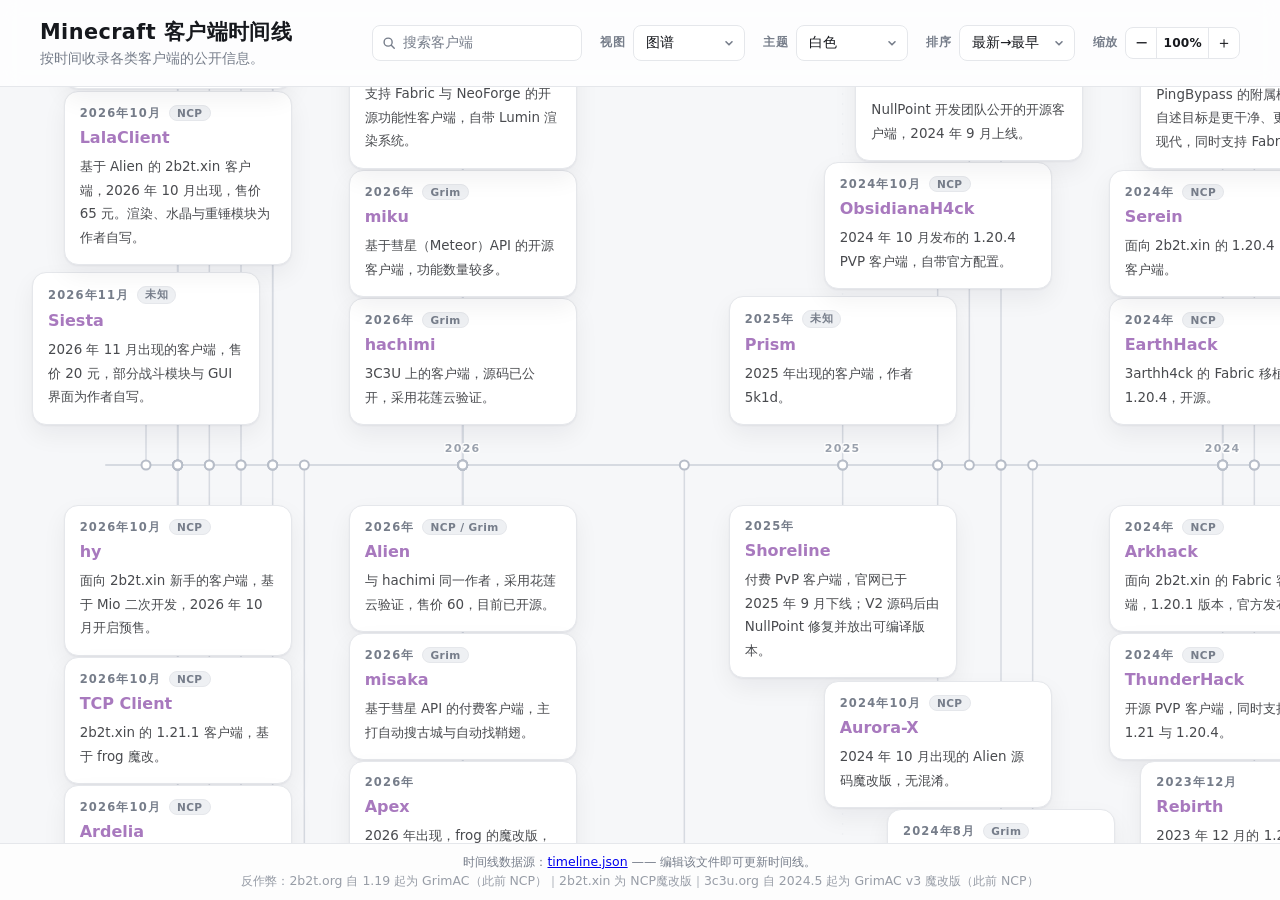
<file: timeline/index.html>
<!DOCTYPE html>
<html lang="zh-CN">
<head>
  <meta charset="UTF-8">
  <!-- 防止移动端浏览器自动缩放 -->
  <meta name="viewport" content="width=device-width, initial-scale=1.0">
  <title>Minecraft 客户端时间线</title>
  <link rel="stylesheet" href="styles.css?v=20261104b">
</head>
<body data-theme="minimal">

  <header class="site-header">
    <div>
      <h1 class="site-title">Minecraft 客户端时间线</h1>
      <p class="site-subtitle">按时间收录各类客户端的公开信息。</p>
    </div>

    <div class="controls">
      <div class="search" id="search">
        <svg class="search-icon" viewBox="0 0 16 16" aria-hidden="true">
          <circle cx="7" cy="7" r="4.6" fill="none" stroke="currentColor" stroke-width="1.6" />
          <path d="M10.6 10.6 L14 14" stroke="currentColor" stroke-width="1.6" stroke-linecap="round" />
        </svg>
        <input id="search-input" class="search-input" type="text" placeholder="搜索客户端"
               autocomplete="off" spellcheck="false" aria-label="搜索客户端" role="combobox"
               aria-expanded="false" aria-controls="search-results">
        <button id="search-clear" class="search-clear" type="button" aria-label="清除搜索" hidden>×</button>
        <ul id="search-results" class="search-results" role="listbox" hidden></ul>
      </div>

      <div class="control-group">
        <label class="control-label">视图</label>
        <select id="view-mode">
          <option value="graph">图谱</option>
          <option value="horizontal">横向</option>
          <option value="vertical">纵向</option>
        </select>
      </div>

      <div class="control-group">
        <label class="control-label">主题</label>
        <select id="theme-select">
          <option value="minimal">白色</option>
          <option value="midnight">深色</option>
          <option value="cyberpunk">赛博朋克</option>
          <option value="retro">复古绿</option>
        </select>
      </div>

      <div class="control-group">
        <label class="control-label">排序</label>
        <select id="sort-order">
          <option value="desc">最新→最早</option>
          <option value="asc">最早→最新</option>
        </select>
      </div>

      <div class="control-group">
        <label class="control-label">缩放</label>
        <div id="zoom-control"></div>
      </div>
    </div>
  </header>

  <main>
    <!-- 时间线容器：卡片与引导线由 JS 注入，视图类名也由 JS 按屏幕尺寸设置 -->
    <div id="timeline" class="timeline"></div>
  </main>

  <div id="zoom-badge" class="zoom-badge" aria-hidden="true"></div>

  <footer class="site-footer">
    <p>时间线数据源：<a href="https://github.com/AlsoLate/AlsoLate.github.io/blob/main/timeline/timeline.json">timeline.json</a> —— 编辑该文件即可更新时间线。</p>
    <p class="footer-note">反作弊：2b2t.org 自 1.19 起为 GrimAC（此前 NCP）｜2b2t.xin 为 NCP魔改版｜3c3u.org 自 2024.5 起为 GrimAC v3 魔改版（此前 NCP）</p>
  </footer>

  <script src="ui.js?v=20261104b"></script>
  <script src="script.js?v=20261104b"></script>
</body>
</html>
</file>
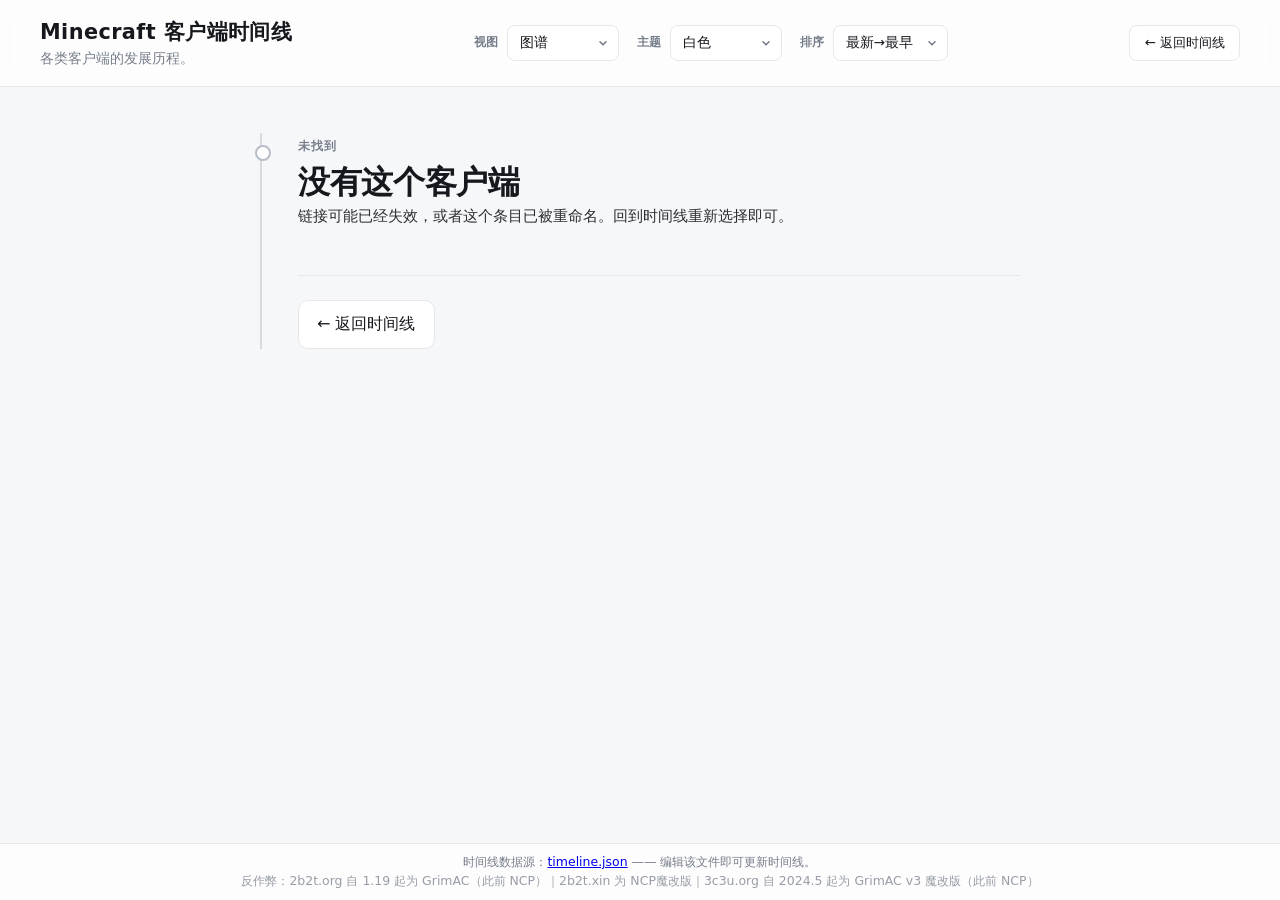
<file: client.html>
<!DOCTYPE html>
<html lang="zh-CN">
<head>
  <meta charset="UTF-8">
  <meta name="viewport" content="width=device-width, initial-scale=1.0">
  <title>客户端详情 — Minecraft 客户端时间线</title>
  <link rel="stylesheet" href="styles.css?v=20261024f">
  <link rel="stylesheet" href="client.css?v=20261024f">
</head>
<body data-theme="minimal">

  <header class="site-header">
    <div>
      <h1 class="site-title">Minecraft 客户端时间线</h1>
      <p class="site-subtitle">各类客户端的发展历程。</p>
    </div>

    <div class="controls">
      <div class="control-group">
        <label class="control-label">视图</label>
        <select id="view-mode">
          <option value="graph">图谱</option>
          <option value="horizontal">横向</option>
          <option value="vertical">纵向</option>
        </select>
      </div>

      <div class="control-group">
        <label class="control-label">主题</label>
        <select id="theme-select">
          <option value="minimal">白色</option>
          <option value="midnight">深色</option>
          <option value="cyberpunk">赛博朋克</option>
          <option value="retro">复古绿</option>
        </select>
      </div>

      <div class="control-group">
        <label class="control-label">排序</label>
        <select id="sort-order">
          <option value="desc">最新→最早</option>
          <option value="asc">最早→最新</option>
        </select>
      </div>
    </div>

    <a class="back-link" href="index.html">← 返回时间线</a>
  </header>

  <main class="detail-main">
    <!-- 详情内容由 client.js 注入 -->
    <article class="detail" id="detail"></article>
  </main>

  <footer class="site-footer">
    <p>时间线数据源：<a href="https://github.com/CheatCracker/CheatCracker.github.io/blob/main/timeline.json">timeline.json</a> —— 编辑该文件即可更新时间线。</p>
    <p class="footer-note">反作弊：2b2t.org 自 1.19 起为 GrimAC（此前 NCP）｜2b2t.xin 为 NCP魔改版｜3c3u.org 自 2024.5 起为 GrimAC v3 魔改版（此前 NCP）</p>
  </footer>

  <script src="ui.js?v=20261024f"></script>
  <script src="client.js?v=20261024f"></script>
</body>
</html>
</file>
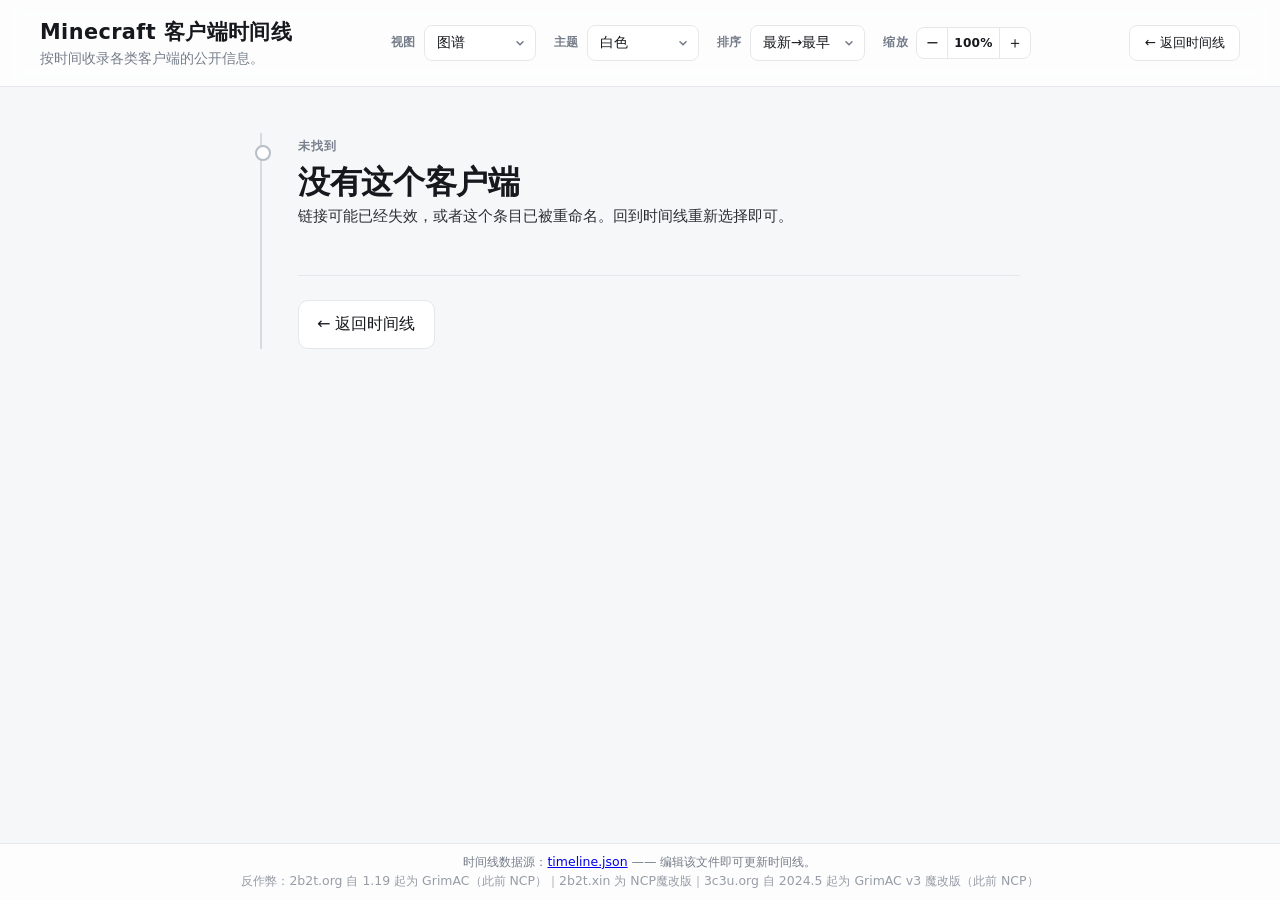
<file: timeline/client.html>
<!DOCTYPE html>
<html lang="zh-CN">
<head>
  <meta charset="UTF-8">
  <meta name="viewport" content="width=device-width, initial-scale=1.0">
  <title>客户端详情 — Minecraft 客户端时间线</title>
  <link rel="stylesheet" href="styles.css?v=20261104b">
  <link rel="stylesheet" href="client.css?v=20261104b">
</head>
<body data-theme="minimal">

  <header class="site-header">
    <div>
      <h1 class="site-title">Minecraft 客户端时间线</h1>
      <p class="site-subtitle">按时间收录各类客户端的公开信息。</p>
    </div>

    <div class="controls">
      <div class="control-group">
        <label class="control-label">视图</label>
        <select id="view-mode">
          <option value="graph">图谱</option>
          <option value="horizontal">横向</option>
          <option value="vertical">纵向</option>
        </select>
      </div>

      <div class="control-group">
        <label class="control-label">主题</label>
        <select id="theme-select">
          <option value="minimal">白色</option>
          <option value="midnight">深色</option>
          <option value="cyberpunk">赛博朋克</option>
          <option value="retro">复古绿</option>
        </select>
      </div>

      <div class="control-group">
        <label class="control-label">排序</label>
        <select id="sort-order">
          <option value="desc">最新→最早</option>
          <option value="asc">最早→最新</option>
        </select>
      </div>

      <div class="control-group">
        <label class="control-label">缩放</label>
        <div id="zoom-control"></div>
      </div>
    </div>

    <a class="back-link" href="index.html">← 返回时间线</a>
  </header>

  <main class="detail-main">
    <!-- 详情内容由 client.js 注入 -->
    <article class="detail" id="detail"></article>
  </main>

  <footer class="site-footer">
    <p>时间线数据源：<a href="https://github.com/AlsoLate/AlsoLate.github.io/blob/main/timeline/timeline.json">timeline.json</a> —— 编辑该文件即可更新时间线。</p>
    <p class="footer-note">反作弊：2b2t.org 自 1.19 起为 GrimAC（此前 NCP）｜2b2t.xin 为 NCP魔改版｜3c3u.org 自 2024.5 起为 GrimAC v3 魔改版（此前 NCP）</p>
  </footer>

  <script src="ui.js?v=20261104b"></script>
  <script src="client.js?v=20261104b"></script>
</body>
</html>
</file>
<file: timeline/styles.css>
/* styles.css —— 时间线主题与布局 */

:root {
  --font-body: 'Inter', ui-sans-serif, system-ui, 'Microsoft YaHei', 'PingFang SC', 'Noto Sans SC', sans-serif;
  --card-radius: 14px;
}

/* ==================== 主题 ==================== */

/* 极简（默认，浅色） */
body,
body[data-theme="minimal"] {
  --bg-grad: #f6f7f9;
  --bg-solid: #ffffff;
  --text-main: #16181d;
  --text-muted: #767d8a;
  --card-bg: #ffffff;
  --card-border: #e5e7eb;
  --accent: #16181d;
  --accent-glow: rgba(16, 24, 40, 0.10);
  --guide-line: #d6dae1;
  --guide-grid: #eef0f3;
  --guide-node: #b7bdc8;
  --guide-label: #9ba2ae;
  --header-bg: rgba(255, 255, 255, 0.78);
  --shadow: 0 1px 2px rgba(16, 24, 40, 0.05), 0 10px 24px rgba(16, 24, 40, 0.06);
  --shadow-hover: 0 6px 16px rgba(16, 24, 40, 0.10), 0 18px 44px rgba(16, 24, 40, 0.09);
  --font-body: 'Inter', ui-sans-serif, system-ui, 'Microsoft YaHei', 'PingFang SC', 'Noto Sans SC', sans-serif;
  color-scheme: light;
}

/* 午夜蓝（原深蓝玻璃主题） */
body[data-theme="midnight"] {
  --bg-grad: radial-gradient(1200px 600px at 20% -10%, #17253b 0%, transparent 60%), linear-gradient(180deg, #0f1724 0%, #071026 100%);
  --bg-solid: #0b1320;
  --text-main: #e6eef8;
  --text-muted: #93a5c0;
  --card-bg: rgba(13, 22, 36, 0.88);
  --card-border: rgba(255, 255, 255, 0.09);
  --accent: #4f9cff;
  --accent-glow: rgba(79, 156, 255, 0.28);
  --guide-line: rgba(255, 255, 255, 0.17);
  --guide-grid: rgba(255, 255, 255, 0.05);
  --guide-node: #4f9cff;
  --guide-label: #6d7f9b;
  --header-bg: rgba(7, 16, 38, 0.6);
  --shadow: 0 8px 32px rgba(0, 0, 0, 0.5);
  --shadow-hover: 0 14px 44px rgba(0, 0, 0, 0.6);
  --font-body: 'Inter', ui-sans-serif, system-ui, 'Microsoft YaHei', 'PingFang SC', 'Noto Sans SC', sans-serif;
  color-scheme: dark;
}

/* 赛博朋克 */
body[data-theme="cyberpunk"] {
  --bg-grad: repeating-linear-gradient(0deg,
      transparent 0,
      transparent 2px,
      rgba(255, 0, 255, 0.045) 2px,
      rgba(255, 0, 255, 0.045) 4px),
    linear-gradient(to bottom, #050011, #120024);
  --bg-solid: #0a0a12;
  --text-main: #00f3ff;
  --text-muted: #ff7bff;
  --card-bg: rgba(8, 8, 16, 0.92);
  --card-border: rgba(0, 243, 255, 0.5);
  --accent: #ff00ff;
  --accent-glow: rgba(0, 243, 255, 0.35);
  --guide-line: rgba(0, 243, 255, 0.45);
  --guide-grid: rgba(255, 0, 255, 0.14);
  --guide-node: #ff00ff;
  --guide-label: #00f3ff;
  --header-bg: rgba(5, 0, 17, 0.7);
  --card-radius: 2px;
  --shadow: 0 0 16px rgba(0, 243, 255, 0.22);
  --shadow-hover: 0 0 28px rgba(255, 0, 255, 0.45);
  --font-body: 'Courier New', 'Microsoft YaHei', 'PingFang SC', monospace;
  color-scheme: dark;
}

/* 复古 */
body[data-theme="retro"] {
  --bg-grad: #000000;
  --bg-solid: #001100;
  --text-main: #33ff33;
  --text-muted: #22aa22;
  --card-bg: #001100;
  --card-border: #1c7a1c;
  --accent: #33ff33;
  --accent-glow: rgba(51, 255, 51, 0.2);
  --guide-line: #22aa22;
  --guide-grid: rgba(51, 255, 51, 0.12);
  --guide-node: #33ff33;
  --guide-label: #22aa22;
  --header-bg: #000000;
  --card-radius: 0px;
  --shadow: none;
  --shadow-hover: none;
  /* 字体未加载时回退到等宽字体 */
  --font-body: 'Press Start 2P', 'Microsoft YaHei', 'PingFang SC', 'Courier New', monospace;
  color-scheme: dark;
}

/* ==================== 基础 ==================== */

* {
  box-sizing: border-box;
}

html,
body {
  height: 100%;
  margin: 0;
  padding: 0;
}

body {
  background: var(--bg-grad);
  color: var(--text-main);
  font-family: var(--font-body);
  display: flex;
  flex-direction: column;
  transition: background-color 0.3s ease, color 0.3s ease;
}

/* 页头 */
.site-header {
  padding: 18px 40px;
  border-bottom: 1px solid var(--card-border);
  background: var(--header-bg);
  backdrop-filter: blur(10px);
  display: flex;
  justify-content: space-between;
  align-items: center;
  flex-wrap: wrap;
  gap: 16px 28px;
  z-index: 100;
  /* 页头是一排操作控件，不是阅读区：拖动时不该把「视图」「主题」这些标签选中 */
  -webkit-user-select: none;
  user-select: none;
}

/* 搜索框例外——里面的文字要能选中、能改写 */
.site-header input,
.site-header textarea {
  -webkit-user-select: text;
  user-select: text;
}

.site-title {
  font-size: 1.3rem;
  margin: 0;
  font-weight: 700;
  letter-spacing: 0.02em;
}

.site-subtitle {
  color: var(--text-muted);
  margin: 4px 0 0;
  font-size: 0.85rem;
}

.controls {
  display: flex;
  align-items: center;
  gap: 18px;
  flex-wrap: wrap;
}

.control-group {
  display: flex;
  align-items: center;
  gap: 8px;
}

.control-label {
  font-size: 0.75rem;
  color: var(--text-muted);
  font-weight: 600;
  letter-spacing: 0.04em;
}

/* 原生 select：JS 增强后会被隐藏，仅在禁用 JS 时作为降级控件显示 */
select {
  background: var(--card-bg);
  color: var(--text-main);
  border: 1px solid var(--card-border);
  padding: 7px 10px;
  border-radius: 8px;
  cursor: pointer;
  font-family: inherit;
  font-size: 0.85rem;
  transition: border-color 0.2s, box-shadow 0.2s;
}

select:hover,
select:focus-visible {
  border-color: var(--accent);
  box-shadow: 0 0 0 3px var(--accent-glow);
  outline: none;
}

/* ---------- 自定义下拉（与主题风格统一） ---------- */

.dd {
  position: relative;
  display: inline-block;
}

/* 隐藏原生控件，但保留其值与 change 事件语义 */
.dd-native {
  position: absolute;
  width: 1px;
  height: 1px;
  margin: -1px;
  padding: 0;
  border: 0;
  opacity: 0;
  overflow: hidden;
  pointer-events: none;
}

.dd-trigger {
  display: inline-flex;
  align-items: center;
  justify-content: space-between;
  gap: 14px;
  min-width: 112px;
  padding: 7px 10px 7px 12px;
  background: var(--card-bg);
  color: var(--text-main);
  border: 1px solid var(--card-border);
  border-radius: 8px;
  font-family: inherit;
  font-size: 0.85rem;
  line-height: 1.45;
  cursor: pointer;
  transition: border-color 0.18s, box-shadow 0.18s;
}

.dd-trigger:hover {
  border-color: var(--guide-node);
}

.dd[data-open="true"] .dd-trigger,
.dd-trigger:focus-visible {
  border-color: var(--accent);
  box-shadow: 0 0 0 3px var(--accent-glow);
  outline: none;
}

.dd-value {
  white-space: nowrap;
}

.dd-caret {
  width: 10px;
  height: 10px;
  flex: 0 0 auto;
  color: var(--text-muted);
  transition: transform 0.18s ease;
}

.dd[data-open="true"] .dd-caret {
  transform: rotate(180deg);
}

.dd-menu {
  position: absolute;
  top: calc(100% + 6px);
  left: 0;
  z-index: 200;
  min-width: 100%;
  margin: 0;
  padding: 4px;
  list-style: none;
  background: var(--card-bg);
  border: 1px solid var(--card-border);
  border-radius: 10px;
  box-shadow: var(--shadow-hover);
  display: none;
}

.dd[data-open="true"] .dd-menu {
  display: block;
}

.dd-option {
  display: flex;
  align-items: center;
  gap: 8px;
  padding: 7px 10px;
  border-radius: 6px;
  font-size: 0.85rem;
  color: var(--text-main);
  white-space: nowrap;
  cursor: pointer;
  transition: background-color 0.12s;
}

.dd-option::before {
  content: '✓';
  flex: 0 0 10px;
  font-size: 0.7rem;
  color: var(--accent);
  opacity: 0;
}

.dd-option[aria-selected="true"] {
  background: var(--guide-grid);
  font-weight: 600;
}

.dd-option[aria-selected="true"]::before {
  opacity: 1;
}

.dd-option:hover,
.dd-option.is-active {
  background: var(--accent-glow);
}

/* ---------- 搜索框 ---------- */

.search {
  position: relative;
  display: flex;
  align-items: center;
}

.search-icon {
  position: absolute;
  left: 10px;
  width: 14px;
  height: 14px;
  color: var(--text-muted);
  pointer-events: none;
}

.search-input {
  width: 210px;
  padding: 7px 30px;
  background: var(--card-bg);
  color: var(--text-main);
  border: 1px solid var(--card-border);
  border-radius: 8px;
  font-family: inherit;
  font-size: 0.85rem;
  line-height: 1.45;
  transition: border-color 0.18s, box-shadow 0.18s;
}

.search-input::placeholder {
  color: var(--text-muted);
}

.search-input:hover {
  border-color: var(--guide-node);
}

.search-input:focus {
  border-color: var(--accent);
  box-shadow: 0 0 0 3px var(--accent-glow);
  outline: none;
}

.search-clear {
  position: absolute;
  right: 6px;
  display: flex;
  align-items: center;
  justify-content: center;
  width: 18px;
  height: 18px;
  padding: 0;
  border: 0;
  border-radius: 50%;
  background: transparent;
  color: var(--text-muted);
  font-family: inherit;
  font-size: 0.95rem;
  line-height: 1;
  cursor: pointer;
  transition: background-color 0.15s, color 0.15s;
}

.search-clear[hidden] {
  display: none;
}

.search-clear:hover {
  background: var(--accent-glow);
  color: var(--text-main);
}

.search-results {
  position: absolute;
  top: calc(100% + 6px);
  left: 0;
  z-index: 300;
  width: 300px;
  max-height: min(340px, 60vh);
  overflow-y: auto;
  margin: 0;
  padding: 4px;
  list-style: none;
  background: var(--card-bg);
  border: 1px solid var(--card-border);
  border-radius: 10px;
  box-shadow: var(--shadow-hover);
  /* 深色主题的 --card-bg 是半透明的，浮层里会透出底下的卡片，加毛玻璃挡一下 */
  backdrop-filter: blur(12px);
  -webkit-backdrop-filter: blur(12px);
  scrollbar-width: thin;
  scrollbar-color: var(--guide-line) transparent;
}

/* 结果多时用细滚动条，别让默认粗条破坏卡片观感 */
.search-results::-webkit-scrollbar {
  width: 6px;
}

.search-results::-webkit-scrollbar-track {
  background: transparent;
}

.search-results::-webkit-scrollbar-thumb {
  background: var(--guide-line);
  border-radius: 3px;
}

.search-results[hidden] {
  display: none;
}

.search-item {
  display: flex;
  flex-direction: column;
  gap: 2px;
  padding: 7px 10px;
  border-radius: 6px;
  cursor: pointer;
  transition: background-color 0.12s;
}

.search-item:hover,
.search-item.is-active {
  background: var(--accent-glow);
}

.search-name {
  font-size: 0.85rem;
  font-weight: 600;
  color: var(--text-main);
}

.search-name mark {
  background: var(--accent-glow);
  border-radius: 2px;
  color: inherit;
  font-weight: 700;
}

.search-meta {
  overflow: hidden;
  font-size: 0.72rem;
  color: var(--text-muted);
  white-space: nowrap;
  text-overflow: ellipsis;
}

.search-empty {
  padding: 10px;
  font-size: 0.8rem;
  color: var(--text-muted);
  text-align: center;
}

/* ==================== 时间线画布 ==================== */

main {
  flex: 1;
  min-height: 0;
  position: relative;
}

.timeline {
  position: absolute;
  inset: 0;
  overflow: auto;
  /* 不用滚动条，改为按住拖动平移 */
  scrollbar-width: none;
  -ms-overflow-style: none;
  cursor: grab;
  /* 允许单指平移，双指捏合交给脚本处理（否则会被浏览器页面缩放吃掉） */
  touch-action: pan-x pan-y;
  /* 画布是拖拽平移区，不是阅读区：整体禁止选中，
     否则双击空白处会触发浏览器原生选词，再拖动就会一路扩到卡片外，
     最终变成整页选中。卡片本身是链接（单击即进入详情页），
     需要复制正文时到详情页复制即可。 */
  -webkit-user-select: none;
  user-select: none;
}

/* 捏合缩放时的百分比提示 */
.zoom-badge {
  position: fixed;
  left: 50%;
  bottom: 28px;
  transform: translate(-50%, 8px);
  padding: 6px 14px;
  border-radius: 999px;
  background: var(--card-bg);
  border: 1px solid var(--card-border);
  box-shadow: var(--shadow);
  color: var(--text-main);
  font-size: 0.78rem;
  font-weight: 600;
  font-variant-numeric: tabular-nums;
  letter-spacing: 0.04em;
  opacity: 0;
  pointer-events: none;
  transition: opacity 0.2s ease, transform 0.2s ease;
  z-index: 300;
}

.zoom-badge.is-visible {
  opacity: 1;
  transform: translate(-50%, 0);
}

.timeline::-webkit-scrollbar {
  display: none;
}

.timeline.is-dragging {
  cursor: grabbing;
}

.track {
  position: relative;
}

/* ==================== 引导线（SVG） ==================== */

.guides {
  position: absolute;
  left: 0;
  top: 0;
  pointer-events: none;
  overflow: visible;
}

.guides .axis,
.guides .spine {
  stroke: var(--guide-line);
  stroke-width: 2;
  stroke-linecap: round;
  fill: none;
}

.guides .grid {
  stroke: var(--guide-grid);
  stroke-width: 1;
  stroke-dasharray: 2 8;
}

.guides .stem {
  stroke: var(--guide-line);
  stroke-width: 1.5;
  fill: none;
}

.guides .node {
  fill: var(--bg-solid);
  stroke: var(--guide-node);
  stroke-width: 2;
}

.guides .year-label {
  fill: var(--guide-label);
  font-family: var(--font-body);
  font-size: 11px;
  font-weight: 600;
  letter-spacing: 0.12em;
  /* 描边与背景同色，让标签压在引导线上时依然清晰 */
  paint-order: stroke;
  stroke: var(--bg-solid);
  stroke-width: 3px;
  stroke-linejoin: round;
}

/* ==================== 事件卡片 ==================== */

.event {
  position: absolute;
  background: var(--card-bg);
  border: 1px solid var(--card-border);
  border-radius: var(--card-radius);
  padding: 16px 18px 18px;
  box-shadow: var(--shadow);
  display: flex;
  flex-direction: column;
  gap: 6px;
  z-index: 1;
  text-decoration: none;
  color: inherit;
  cursor: pointer;
  transition: transform 0.22s ease, box-shadow 0.22s ease, border-color 0.22s ease;
}

.event:hover,
.event:focus-visible {
  transform: translateY(-3px);
  border-color: var(--accent);
  box-shadow: var(--shadow-hover);
  outline: none;
  z-index: 3;
}

/* 搜索结果定位到的卡片：用光晕脉冲提示一下，不改 transform 以免和 hover 打架 */
@keyframes found-flash {
  0%, 100% {
    box-shadow: 0 0 0 0 var(--accent-glow), var(--shadow);
  }
  40% {
    box-shadow: 0 0 0 7px var(--accent-glow), var(--shadow-hover);
  }
}

.event.is-found {
  border-color: var(--accent);
  animation: found-flash 0.9s ease-out 2;
  z-index: 4;
}

.event-date {
  display: flex;
  align-items: center;
  flex-wrap: wrap;
  gap: 8px;
  font-size: 0.72rem;
  font-weight: 600;
  letter-spacing: 0.1em;
  color: var(--text-muted);
}

/* 反作弊标签 */
.event-tag {
  padding: 1px 7px;
  border-radius: 999px;
  border: 1px solid var(--card-border);
  background: var(--guide-grid);
  font-size: 0.66rem;
  font-weight: 600;
  letter-spacing: 0.04em;
  color: var(--text-muted);
  white-space: nowrap;
}

.event-title {
  font-size: 1rem;
  margin: 0;
  font-weight: 700;
  line-height: 1.4;
  color: var(--accent);
}

.event-desc {
  font-size: 0.84rem;
  line-height: 1.75;
  color: var(--text-main);
  opacity: 0.78;
  margin: 0;
}

/* 图谱视图信息密度高，卡片更紧凑，描述最多显示 4 行 */
.timeline.view-graph .event {
  padding: 13px 15px 15px;
}

.timeline.view-graph .event-desc {
  display: -webkit-box;
  -webkit-line-clamp: 4;
  -webkit-box-orient: vertical;
  overflow: hidden;
}

/* ==================== 缩放控件 ==================== */

.zoom-ctrl {
  display: inline-flex;
  align-items: center;
  border: 1px solid var(--card-border);
  border-radius: 8px;
  background: var(--card-bg);
  overflow: hidden;
}

.zoom-btn {
  width: 30px;
  height: 30px;
  border: 0;
  background: transparent;
  color: var(--text-main);
  font-family: inherit;
  font-size: 1rem;
  line-height: 1;
  cursor: pointer;
  transition: background-color 0.16s, color 0.16s;
}

.zoom-btn:hover:not(:disabled),
.zoom-btn:focus-visible {
  background: var(--accent-glow);
  outline: none;
}

.zoom-btn:disabled {
  opacity: 0.35;
  cursor: default;
}

/* 中间的百分比，点一下回到 100% */
.zoom-val {
  min-width: 52px;
  height: 30px;
  padding: 0 6px;
  border: 0;
  border-left: 1px solid var(--card-border);
  border-right: 1px solid var(--card-border);
  background: transparent;
  color: var(--text-main);
  font-family: inherit;
  font-size: 0.76rem;
  font-weight: 600;
  font-variant-numeric: tabular-nums;
  letter-spacing: 0.02em;
  cursor: pointer;
  transition: background-color 0.16s;
}

.zoom-val:hover,
.zoom-val:focus-visible {
  background: var(--accent-glow);
  outline: none;
}

/* ==================== 提示信息 ==================== */

.message {
  margin: 80px auto;
  max-width: 620px;
  padding: 22px 26px;
  background: var(--card-bg);
  border: 1px solid var(--card-border);
  border-radius: var(--card-radius);
  box-shadow: var(--shadow);
  font-size: 0.88rem;
  line-height: 1.85;
}

.message code {
  background: var(--guide-grid);
  padding: 2px 6px;
  border-radius: 4px;
  font-size: 0.85em;
}

.message.error {
  border-color: #e5484d;
  color: #e5484d;
}

/* ==================== 页脚 ==================== */

.site-footer {
  text-align: center;
  padding: 10px;
  font-size: 0.78rem;
  color: var(--text-muted);
  border-top: 1px solid var(--card-border);
  background: var(--header-bg);
}

.site-footer p {
  margin: 0;
}

.site-footer .footer-note {
  margin-top: 2px;
  opacity: 0.75;
}

.site-footer code {
  font-size: 0.95em;
}

/* ==================== 响应式 ==================== */

@media (max-width: 768px) {
  .site-header {
    padding: 16px 20px;
    flex-direction: column;
    align-items: flex-start;
    text-align: left;
  }

  .controls {
    width: 100%;
    gap: 10px 12px;
  }

  /* 两列排布，避免控件把页面撑宽 */
  .control-group {
    flex: 1 1 45%;
    min-width: 0;
  }

  .control-label {
    flex: 0 0 auto;
  }

  /* 搜索框独占一行，避免和下拉挤在一起 */
  .search {
    flex: 1 1 100%;
    width: 100%;
  }

  .search-input {
    width: 100%;
  }

  .search-results {
    width: 100%;
  }

  /* 让下拉吃掉 label 之外的剩余空间，否则会顶出右边界 */
  .dd {
    flex: 1 1 auto;
    width: auto;
    min-width: 0;
  }

  .dd-trigger {
    width: 100%;
    min-width: 0;
  }

  select {
    width: 100%;
    min-width: 0;
  }
}
</file>
<file: styles.css>
/* styles.css —— 时间线主题与布局 */

:root {
  --font-body: 'Inter', ui-sans-serif, system-ui, 'Microsoft YaHei', 'PingFang SC', 'Noto Sans SC', sans-serif;
  --card-radius: 14px;
}

/* ==================== 主题 ==================== */

/* 极简（默认，浅色） */
body,
body[data-theme="minimal"] {
  --bg-grad: #f6f7f9;
  --bg-solid: #ffffff;
  --text-main: #16181d;
  --text-muted: #767d8a;
  --card-bg: #ffffff;
  --card-border: #e5e7eb;
  --accent: #16181d;
  --accent-glow: rgba(16, 24, 40, 0.10);
  --guide-line: #d6dae1;
  --guide-grid: #eef0f3;
  --guide-node: #b7bdc8;
  --guide-label: #9ba2ae;
  --header-bg: rgba(255, 255, 255, 0.78);
  --shadow: 0 1px 2px rgba(16, 24, 40, 0.05), 0 10px 24px rgba(16, 24, 40, 0.06);
  --shadow-hover: 0 6px 16px rgba(16, 24, 40, 0.10), 0 18px 44px rgba(16, 24, 40, 0.09);
  --font-body: 'Inter', ui-sans-serif, system-ui, 'Microsoft YaHei', 'PingFang SC', 'Noto Sans SC', sans-serif;
  color-scheme: light;
}

/* 午夜蓝（原深蓝玻璃主题） */
body[data-theme="midnight"] {
  --bg-grad: radial-gradient(1200px 600px at 20% -10%, #17253b 0%, transparent 60%), linear-gradient(180deg, #0f1724 0%, #071026 100%);
  --bg-solid: #0b1320;
  --text-main: #e6eef8;
  --text-muted: #93a5c0;
  --card-bg: rgba(13, 22, 36, 0.88);
  --card-border: rgba(255, 255, 255, 0.09);
  --accent: #4f9cff;
  --accent-glow: rgba(79, 156, 255, 0.28);
  --guide-line: rgba(255, 255, 255, 0.17);
  --guide-grid: rgba(255, 255, 255, 0.05);
  --guide-node: #4f9cff;
  --guide-label: #6d7f9b;
  --header-bg: rgba(7, 16, 38, 0.6);
  --shadow: 0 8px 32px rgba(0, 0, 0, 0.5);
  --shadow-hover: 0 14px 44px rgba(0, 0, 0, 0.6);
  --font-body: 'Inter', ui-sans-serif, system-ui, 'Microsoft YaHei', 'PingFang SC', 'Noto Sans SC', sans-serif;
  color-scheme: dark;
}

/* 赛博朋克 */
body[data-theme="cyberpunk"] {
  --bg-grad: repeating-linear-gradient(0deg,
      transparent 0,
      transparent 2px,
      rgba(255, 0, 255, 0.045) 2px,
      rgba(255, 0, 255, 0.045) 4px),
    linear-gradient(to bottom, #050011, #120024);
  --bg-solid: #0a0a12;
  --text-main: #00f3ff;
  --text-muted: #ff7bff;
  --card-bg: rgba(8, 8, 16, 0.92);
  --card-border: rgba(0, 243, 255, 0.5);
  --accent: #ff00ff;
  --accent-glow: rgba(0, 243, 255, 0.35);
  --guide-line: rgba(0, 243, 255, 0.45);
  --guide-grid: rgba(255, 0, 255, 0.14);
  --guide-node: #ff00ff;
  --guide-label: #00f3ff;
  --header-bg: rgba(5, 0, 17, 0.7);
  --card-radius: 2px;
  --shadow: 0 0 16px rgba(0, 243, 255, 0.22);
  --shadow-hover: 0 0 28px rgba(255, 0, 255, 0.45);
  --font-body: 'Courier New', 'Microsoft YaHei', 'PingFang SC', monospace;
  color-scheme: dark;
}

/* 复古 */
body[data-theme="retro"] {
  --bg-grad: #000000;
  --bg-solid: #001100;
  --text-main: #33ff33;
  --text-muted: #22aa22;
  --card-bg: #001100;
  --card-border: #1c7a1c;
  --accent: #33ff33;
  --accent-glow: rgba(51, 255, 51, 0.2);
  --guide-line: #22aa22;
  --guide-grid: rgba(51, 255, 51, 0.12);
  --guide-node: #33ff33;
  --guide-label: #22aa22;
  --header-bg: #000000;
  --card-radius: 0px;
  --shadow: none;
  --shadow-hover: none;
  /* 字体未加载时回退到等宽字体 */
  --font-body: 'Press Start 2P', 'Microsoft YaHei', 'PingFang SC', 'Courier New', monospace;
  color-scheme: dark;
}

/* ==================== 基础 ==================== */

* {
  box-sizing: border-box;
}

html,
body {
  height: 100%;
  margin: 0;
  padding: 0;
}

body {
  background: var(--bg-grad);
  color: var(--text-main);
  font-family: var(--font-body);
  display: flex;
  flex-direction: column;
  transition: background-color 0.3s ease, color 0.3s ease;
}

/* 页头 */
.site-header {
  padding: 18px 40px;
  border-bottom: 1px solid var(--card-border);
  background: var(--header-bg);
  backdrop-filter: blur(10px);
  display: flex;
  justify-content: space-between;
  align-items: center;
  flex-wrap: wrap;
  gap: 16px 28px;
  z-index: 100;
}

.site-title {
  font-size: 1.3rem;
  margin: 0;
  font-weight: 700;
  letter-spacing: 0.02em;
}

.site-subtitle {
  color: var(--text-muted);
  margin: 4px 0 0;
  font-size: 0.85rem;
}

.controls {
  display: flex;
  align-items: center;
  gap: 18px;
  flex-wrap: wrap;
}

.control-group {
  display: flex;
  align-items: center;
  gap: 8px;
}

.control-label {
  font-size: 0.75rem;
  color: var(--text-muted);
  font-weight: 600;
  letter-spacing: 0.04em;
}

/* 原生 select：JS 增强后会被隐藏，仅在禁用 JS 时作为降级控件显示 */
select {
  background: var(--card-bg);
  color: var(--text-main);
  border: 1px solid var(--card-border);
  padding: 7px 10px;
  border-radius: 8px;
  cursor: pointer;
  font-family: inherit;
  font-size: 0.85rem;
  transition: border-color 0.2s, box-shadow 0.2s;
}

select:hover,
select:focus-visible {
  border-color: var(--accent);
  box-shadow: 0 0 0 3px var(--accent-glow);
  outline: none;
}

/* ---------- 自定义下拉（与主题风格统一） ---------- */

.dd {
  position: relative;
  display: inline-block;
}

/* 隐藏原生控件，但保留其值与 change 事件语义 */
.dd-native {
  position: absolute;
  width: 1px;
  height: 1px;
  margin: -1px;
  padding: 0;
  border: 0;
  opacity: 0;
  overflow: hidden;
  pointer-events: none;
}

.dd-trigger {
  display: inline-flex;
  align-items: center;
  justify-content: space-between;
  gap: 14px;
  min-width: 112px;
  padding: 7px 10px 7px 12px;
  background: var(--card-bg);
  color: var(--text-main);
  border: 1px solid var(--card-border);
  border-radius: 8px;
  font-family: inherit;
  font-size: 0.85rem;
  line-height: 1.45;
  cursor: pointer;
  transition: border-color 0.18s, box-shadow 0.18s;
}

.dd-trigger:hover {
  border-color: var(--guide-node);
}

.dd[data-open="true"] .dd-trigger,
.dd-trigger:focus-visible {
  border-color: var(--accent);
  box-shadow: 0 0 0 3px var(--accent-glow);
  outline: none;
}

.dd-value {
  white-space: nowrap;
}

.dd-caret {
  width: 10px;
  height: 10px;
  flex: 0 0 auto;
  color: var(--text-muted);
  transition: transform 0.18s ease;
}

.dd[data-open="true"] .dd-caret {
  transform: rotate(180deg);
}

.dd-menu {
  position: absolute;
  top: calc(100% + 6px);
  left: 0;
  z-index: 200;
  min-width: 100%;
  margin: 0;
  padding: 4px;
  list-style: none;
  background: var(--card-bg);
  border: 1px solid var(--card-border);
  border-radius: 10px;
  box-shadow: var(--shadow-hover);
  display: none;
}

.dd[data-open="true"] .dd-menu {
  display: block;
}

.dd-option {
  display: flex;
  align-items: center;
  gap: 8px;
  padding: 7px 10px;
  border-radius: 6px;
  font-size: 0.85rem;
  color: var(--text-main);
  white-space: nowrap;
  cursor: pointer;
  transition: background-color 0.12s;
}

.dd-option::before {
  content: '✓';
  flex: 0 0 10px;
  font-size: 0.7rem;
  color: var(--accent);
  opacity: 0;
}

.dd-option[aria-selected="true"] {
  background: var(--guide-grid);
  font-weight: 600;
}

.dd-option[aria-selected="true"]::before {
  opacity: 1;
}

.dd-option:hover,
.dd-option.is-active {
  background: var(--accent-glow);
}

/* ==================== 时间线画布 ==================== */

main {
  flex: 1;
  min-height: 0;
  position: relative;
}

.timeline {
  position: absolute;
  inset: 0;
  overflow: auto;
  /* 不用滚动条，改为按住拖动平移 */
  scrollbar-width: none;
  -ms-overflow-style: none;
  cursor: grab;
  /* 允许单指平移，双指捏合交给脚本处理（否则会被浏览器页面缩放吃掉） */
  touch-action: pan-x pan-y;
}

/* 捏合缩放时的百分比提示 */
.zoom-badge {
  position: fixed;
  left: 50%;
  bottom: 28px;
  transform: translate(-50%, 8px);
  padding: 6px 14px;
  border-radius: 999px;
  background: var(--card-bg);
  border: 1px solid var(--card-border);
  box-shadow: var(--shadow);
  color: var(--text-main);
  font-size: 0.78rem;
  font-weight: 600;
  font-variant-numeric: tabular-nums;
  letter-spacing: 0.04em;
  opacity: 0;
  pointer-events: none;
  transition: opacity 0.2s ease, transform 0.2s ease;
  z-index: 300;
}

.zoom-badge.is-visible {
  opacity: 1;
  transform: translate(-50%, 0);
}

.timeline::-webkit-scrollbar {
  display: none;
}

.timeline.is-dragging {
  cursor: grabbing;
  user-select: none;
}

.track {
  position: relative;
}

/* ==================== 引导线（SVG） ==================== */

.guides {
  position: absolute;
  left: 0;
  top: 0;
  pointer-events: none;
  overflow: visible;
}

.guides .axis,
.guides .spine {
  stroke: var(--guide-line);
  stroke-width: 2;
  stroke-linecap: round;
  fill: none;
}

.guides .grid {
  stroke: var(--guide-grid);
  stroke-width: 1;
  stroke-dasharray: 2 8;
}

.guides .stem {
  stroke: var(--guide-line);
  stroke-width: 1.5;
  fill: none;
}

.guides .node {
  fill: var(--bg-solid);
  stroke: var(--guide-node);
  stroke-width: 2;
}

.guides .year-label {
  fill: var(--guide-label);
  font-family: var(--font-body);
  font-size: 11px;
  font-weight: 600;
  letter-spacing: 0.12em;
  /* 描边与背景同色，让标签压在引导线上时依然清晰 */
  paint-order: stroke;
  stroke: var(--bg-solid);
  stroke-width: 3px;
  stroke-linejoin: round;
}

/* ==================== 事件卡片 ==================== */

.event {
  position: absolute;
  background: var(--card-bg);
  border: 1px solid var(--card-border);
  border-radius: var(--card-radius);
  padding: 16px 18px 18px;
  box-shadow: var(--shadow);
  display: flex;
  flex-direction: column;
  gap: 6px;
  z-index: 1;
  text-decoration: none;
  color: inherit;
  cursor: pointer;
  transition: transform 0.22s ease, box-shadow 0.22s ease, border-color 0.22s ease;
}

.event:hover,
.event:focus-visible {
  transform: translateY(-3px);
  border-color: var(--accent);
  box-shadow: var(--shadow-hover);
  outline: none;
  z-index: 3;
}

.event-date {
  display: flex;
  align-items: center;
  flex-wrap: wrap;
  gap: 8px;
  font-size: 0.72rem;
  font-weight: 600;
  letter-spacing: 0.1em;
  color: var(--text-muted);
}

/* 反作弊标签 */
.event-tag {
  padding: 1px 7px;
  border-radius: 999px;
  border: 1px solid var(--card-border);
  background: var(--guide-grid);
  font-size: 0.66rem;
  font-weight: 600;
  letter-spacing: 0.04em;
  color: var(--text-muted);
  white-space: nowrap;
}

.event-title {
  font-size: 1rem;
  margin: 0;
  font-weight: 700;
  line-height: 1.4;
  color: var(--accent);
}

.event-desc {
  font-size: 0.84rem;
  line-height: 1.75;
  color: var(--text-main);
  opacity: 0.78;
  margin: 0;
}

/* 图谱视图信息密度高，卡片更紧凑，描述最多显示 4 行 */
.timeline.view-graph .event {
  padding: 13px 15px 15px;
}

.timeline.view-graph .event-desc {
  display: -webkit-box;
  -webkit-line-clamp: 4;
  -webkit-box-orient: vertical;
  overflow: hidden;
}

/* ==================== 提示信息 ==================== */

.message {
  margin: 80px auto;
  max-width: 620px;
  padding: 22px 26px;
  background: var(--card-bg);
  border: 1px solid var(--card-border);
  border-radius: var(--card-radius);
  box-shadow: var(--shadow);
  font-size: 0.88rem;
  line-height: 1.85;
}

.message code {
  background: var(--guide-grid);
  padding: 2px 6px;
  border-radius: 4px;
  font-size: 0.85em;
}

.message.error {
  border-color: #e5484d;
  color: #e5484d;
}

/* ==================== 页脚 ==================== */

.site-footer {
  text-align: center;
  padding: 10px;
  font-size: 0.78rem;
  color: var(--text-muted);
  border-top: 1px solid var(--card-border);
  background: var(--header-bg);
}

.site-footer p {
  margin: 0;
}

.site-footer .footer-note {
  margin-top: 2px;
  opacity: 0.75;
}

.site-footer code {
  font-size: 0.95em;
}

/* ==================== 响应式 ==================== */

@media (max-width: 768px) {
  .site-header {
    padding: 16px 20px;
    flex-direction: column;
    align-items: flex-start;
    text-align: left;
  }

  .controls {
    width: 100%;
    gap: 10px 12px;
  }

  /* 两列排布，避免控件把页面撑宽 */
  .control-group {
    flex: 1 1 45%;
    min-width: 0;
  }

  .control-label {
    flex: 0 0 auto;
  }

  .dd {
    width: 100%;
  }

  .dd-trigger {
    width: 100%;
    min-width: 0;
  }

  select {
    width: 100%;
    min-width: 0;
  }
}
</file>
<file: client.css>
/* client.css —— 客户端详情页（沿用 styles.css 的主题变量） */

.detail-main {
  overflow: auto;
  padding: 46px 24px 72px;
}

/* 左侧引导线 + 节点，和纵向视图的时间轴语言保持一致 */
.detail {
  position: relative;
  max-width: 760px;
  margin: 0 auto;
  padding: 6px 0 0 36px;
  border-left: 2px solid var(--guide-line);
}

.detail::before {
  content: '';
  position: absolute;
  left: -7px;
  top: 12px;
  width: 12px;
  height: 12px;
  border-radius: 50%;
  background: var(--bg-solid);
  border: 2px solid var(--guide-node);
}

/* ---------- 标题区 ---------- */

.detail-date {
  font-size: 0.72rem;
  font-weight: 600;
  letter-spacing: 0.1em;
  color: var(--text-muted);
}

.detail-title {
  margin: 8px 0 0;
  font-size: 2rem;
  line-height: 1.25;
  font-weight: 700;
  letter-spacing: -0.01em;
  color: var(--text-main);
}

.detail-aliases {
  margin-top: 8px;
  font-size: 0.82rem;
  color: var(--text-muted);
}

/* ---------- 信息表 ---------- */

.detail-meta {
  display: grid;
  grid-template-columns: repeat(2, minmax(0, max-content));
  gap: 16px 40px;
  width: fit-content;
  max-width: 100%;
  margin: 26px 0 0;
  padding: 18px 20px;
  background: var(--card-bg);
  border: 1px solid var(--card-border);
  border-radius: var(--card-radius);
  box-shadow: var(--shadow);
}

.detail-meta .meta-item {
  min-width: 130px;
}

.detail-meta dt {
  margin: 0 0 4px;
  font-size: 0.7rem;
  font-weight: 600;
  letter-spacing: 0.08em;
  color: var(--text-muted);
}

.detail-meta dd {
  margin: 0;
  font-size: 0.88rem;
  line-height: 1.6;
  color: var(--text-main);
}

/* ---------- 段落 ---------- */

.detail-section {
  margin-top: 34px;
}

.detail-section h2 {
  margin: 0 0 12px;
  font-size: 0.72rem;
  font-weight: 700;
  letter-spacing: 0.14em;
  color: var(--text-muted);
}

.detail-story {
  margin: 0;
  font-size: 0.94rem;
  line-height: 1.95;
  color: var(--text-main);
  opacity: 0.9;
}

/* ---------- 特性标签 ---------- */

.chips {
  display: flex;
  flex-wrap: wrap;
  gap: 8px;
  margin: 0;
  padding: 0;
  list-style: none;
}

.chips li {
  padding: 6px 13px;
  border-radius: 999px;
  border: 1px solid var(--card-border);
  background: var(--guide-grid);
  font-size: 0.8rem;
  color: var(--text-main);
}

/* ---------- 返回按钮 ---------- */

.back-link {
  display: inline-flex;
  align-items: center;
  gap: 6px;
  padding: 8px 14px;
  border-radius: 8px;
  border: 1px solid var(--card-border);
  background: var(--card-bg);
  color: var(--text-main);
  text-decoration: none;
  font-size: 0.84rem;
  white-space: nowrap;
  transition: border-color 0.18s, box-shadow 0.18s;
}

.back-link:hover,
.back-link:focus-visible {
  border-color: var(--accent);
  box-shadow: 0 0 0 3px var(--accent-glow);
  outline: none;
}

/* ---------- 前后导航 ---------- */

.detail-nav {
  display: flex;
  gap: 12px;
  margin-top: 44px;
  padding-top: 24px;
  border-top: 1px solid var(--card-border);
}

.detail-nav a {
  flex: 1 1 0;
  min-width: 0;
  padding: 13px 16px;
  border-radius: 10px;
  border: 1px solid var(--card-border);
  background: var(--card-bg);
  color: var(--text-main);
  text-decoration: none;
  transition: border-color 0.18s, box-shadow 0.18s, transform 0.18s;
}

.detail-nav a:hover,
.detail-nav a:focus-visible {
  border-color: var(--accent);
  box-shadow: 0 0 0 3px var(--accent-glow);
  outline: none;
  transform: translateY(-2px);
}

.detail-nav a.next {
  text-align: right;
}

.nav-label {
  display: block;
  margin-bottom: 4px;
  font-size: 0.7rem;
  font-weight: 600;
  letter-spacing: 0.08em;
  color: var(--text-muted);
}

.nav-name {
  display: block;
  font-size: 0.95rem;
  font-weight: 700;
  overflow: hidden;
  text-overflow: ellipsis;
  white-space: nowrap;
}

/* ---------- 响应式 ---------- */

@media (max-width: 768px) {
  .detail-main {
    padding: 28px 18px 56px;
  }

  .detail {
    padding-left: 24px;
  }

  .detail-title {
    font-size: 1.55rem;
  }

  .detail-meta {
    width: 100%;
    grid-template-columns: minmax(0, 1fr);
    gap: 14px;
  }

  .detail-nav {
    flex-direction: column;
  }

  .detail-nav a.next {
    text-align: left;
  }
}
</file>
<file: timeline/client.css>
/* client.css —— 客户端详情页（沿用 styles.css 的主题变量） */

.detail-main {
  overflow: auto;
  padding: 46px 24px 72px;
}

/* 左侧引导线 + 节点，和纵向视图的时间轴语言保持一致 */
.detail {
  position: relative;
  max-width: 760px;
  margin: 0 auto;
  padding: 6px 0 0 36px;
  border-left: 2px solid var(--guide-line);
}

.detail::before {
  content: '';
  position: absolute;
  left: -7px;
  top: 12px;
  width: 12px;
  height: 12px;
  border-radius: 50%;
  background: var(--bg-solid);
  border: 2px solid var(--guide-node);
}

/* ---------- 标题区 ---------- */

.detail-date {
  font-size: 0.72rem;
  font-weight: 600;
  letter-spacing: 0.1em;
  color: var(--text-muted);
}

.detail-title {
  margin: 8px 0 0;
  font-size: 2rem;
  line-height: 1.25;
  font-weight: 700;
  letter-spacing: -0.01em;
  color: var(--text-main);
}

.detail-aliases {
  margin-top: 8px;
  font-size: 0.82rem;
  color: var(--text-muted);
}

/* ---------- 信息表 ---------- */

.detail-meta {
  display: grid;
  grid-template-columns: repeat(2, minmax(0, max-content));
  gap: 16px 40px;
  width: fit-content;
  max-width: 100%;
  margin: 26px 0 0;
  padding: 18px 20px;
  background: var(--card-bg);
  border: 1px solid var(--card-border);
  border-radius: var(--card-radius);
  box-shadow: var(--shadow);
}

.detail-meta .meta-item {
  min-width: 130px;
}

.detail-meta dt {
  margin: 0 0 4px;
  font-size: 0.7rem;
  font-weight: 600;
  letter-spacing: 0.08em;
  color: var(--text-muted);
}

.detail-meta dd {
  margin: 0;
  font-size: 0.88rem;
  line-height: 1.6;
  color: var(--text-main);
}

/* ---------- 段落 ---------- */

.detail-section {
  margin-top: 34px;
}

.detail-section h2 {
  margin: 0 0 12px;
  font-size: 0.72rem;
  font-weight: 700;
  letter-spacing: 0.14em;
  color: var(--text-muted);
}

.detail-story {
  margin: 0;
  font-size: 0.94rem;
  line-height: 1.95;
  color: var(--text-main);
  opacity: 0.9;
}

/* ---------- 特性标签 ---------- */

.chips {
  display: flex;
  flex-wrap: wrap;
  gap: 8px;
  margin: 0;
  padding: 0;
  list-style: none;
}

.chips li {
  padding: 6px 13px;
  border-radius: 999px;
  border: 1px solid var(--card-border);
  background: var(--guide-grid);
  font-size: 0.8rem;
  color: var(--text-main);
}

/* ---------- 返回按钮 ---------- */

.back-link {
  display: inline-flex;
  align-items: center;
  gap: 6px;
  padding: 8px 14px;
  border-radius: 8px;
  border: 1px solid var(--card-border);
  background: var(--card-bg);
  color: var(--text-main);
  text-decoration: none;
  font-size: 0.84rem;
  white-space: nowrap;
  transition: border-color 0.18s, box-shadow 0.18s;
}

.back-link:hover,
.back-link:focus-visible {
  border-color: var(--accent);
  box-shadow: 0 0 0 3px var(--accent-glow);
  outline: none;
}

/* ---------- 前后导航 ---------- */

.detail-nav {
  display: flex;
  gap: 12px;
  margin-top: 44px;
  padding-top: 24px;
  border-top: 1px solid var(--card-border);
}

.detail-nav a {
  flex: 1 1 0;
  min-width: 0;
  padding: 13px 16px;
  border-radius: 10px;
  border: 1px solid var(--card-border);
  background: var(--card-bg);
  color: var(--text-main);
  text-decoration: none;
  transition: border-color 0.18s, box-shadow 0.18s, transform 0.18s;
}

.detail-nav a:hover,
.detail-nav a:focus-visible {
  border-color: var(--accent);
  box-shadow: 0 0 0 3px var(--accent-glow);
  outline: none;
  transform: translateY(-2px);
}

.detail-nav a.next {
  text-align: right;
}

.nav-label {
  display: block;
  margin-bottom: 4px;
  font-size: 0.7rem;
  font-weight: 600;
  letter-spacing: 0.08em;
  color: var(--text-muted);
}

.nav-name {
  display: block;
  font-size: 0.95rem;
  font-weight: 700;
  overflow: hidden;
  text-overflow: ellipsis;
  white-space: nowrap;
}

/* ---------- 响应式 ---------- */

@media (max-width: 768px) {
  .detail-main {
    padding: 28px 18px 56px;
  }

  .detail {
    padding-left: 24px;
  }

  .detail-title {
    font-size: 1.55rem;
  }

  .detail-meta {
    width: 100%;
    grid-template-columns: minmax(0, 1fr);
    gap: 14px;
  }

  .detail-nav {
    flex-direction: column;
  }

  .detail-nav a.next {
    text-align: left;
  }
}
</file>
